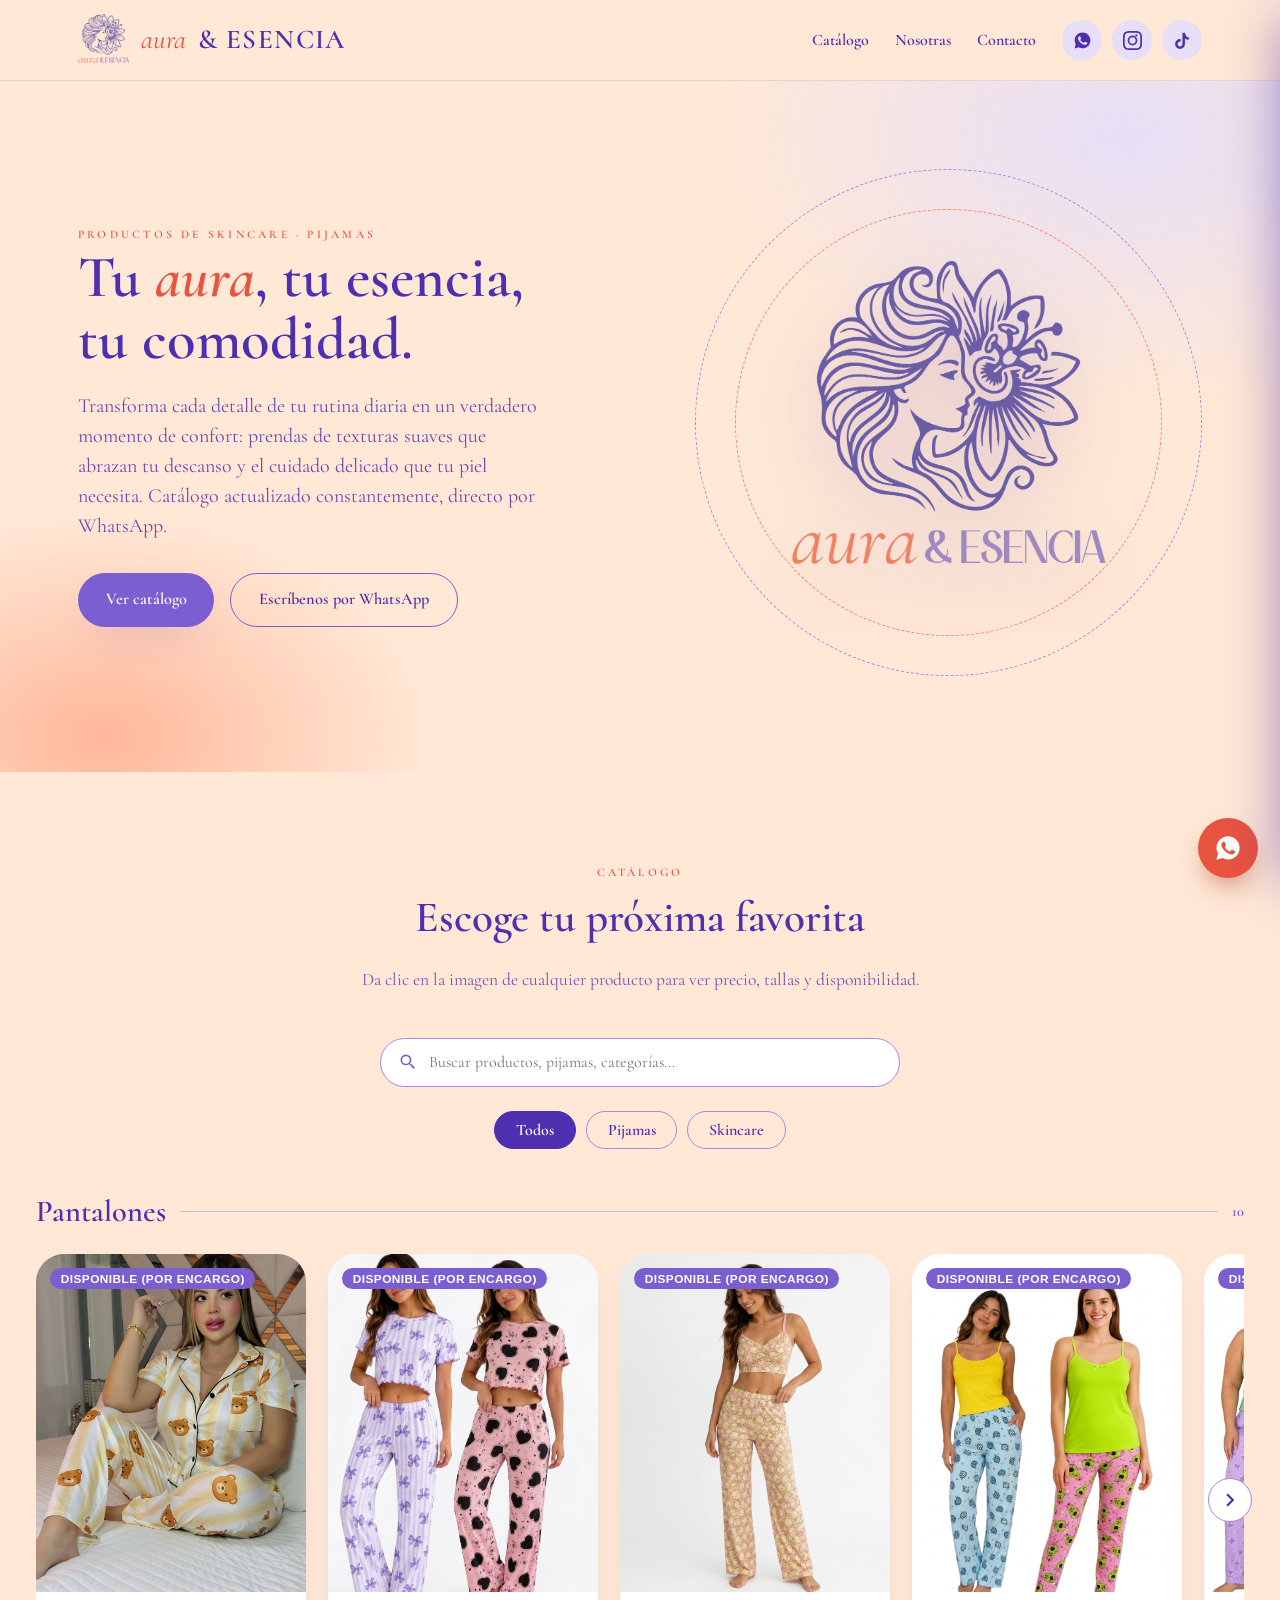
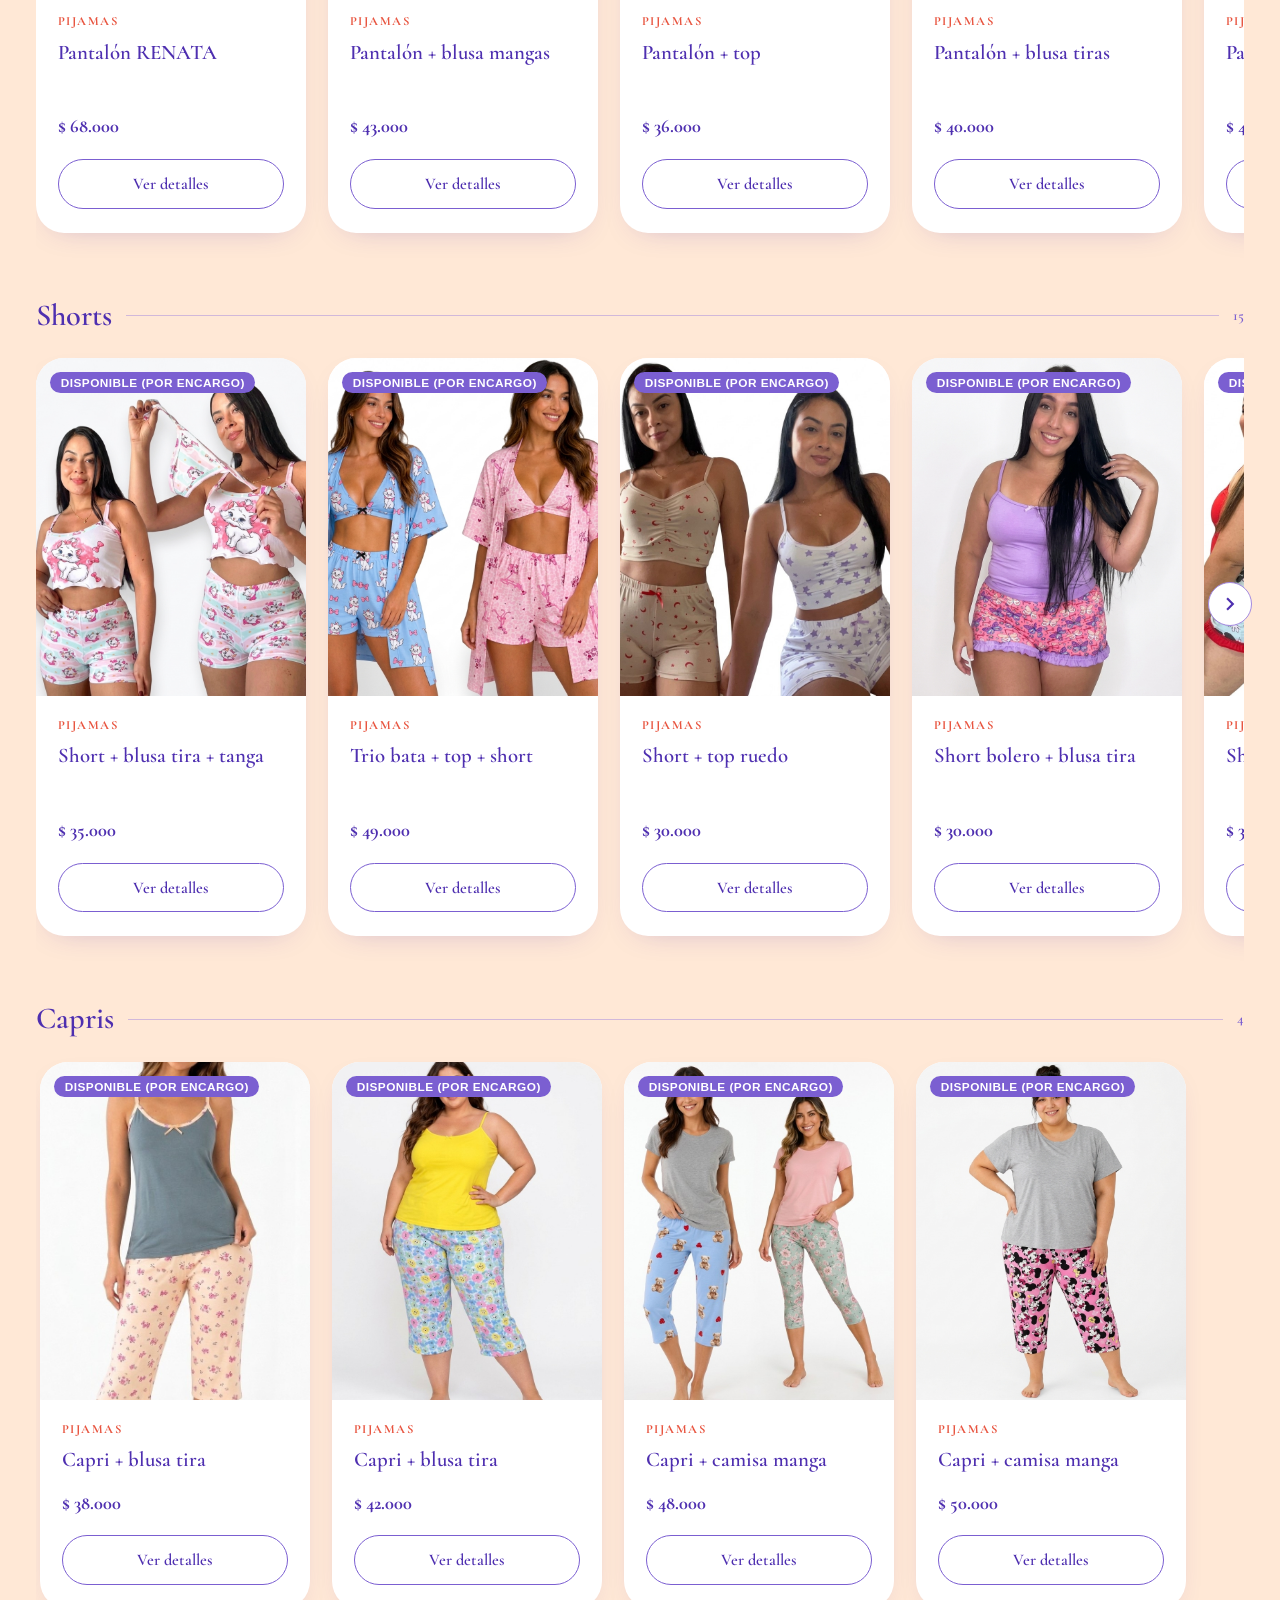
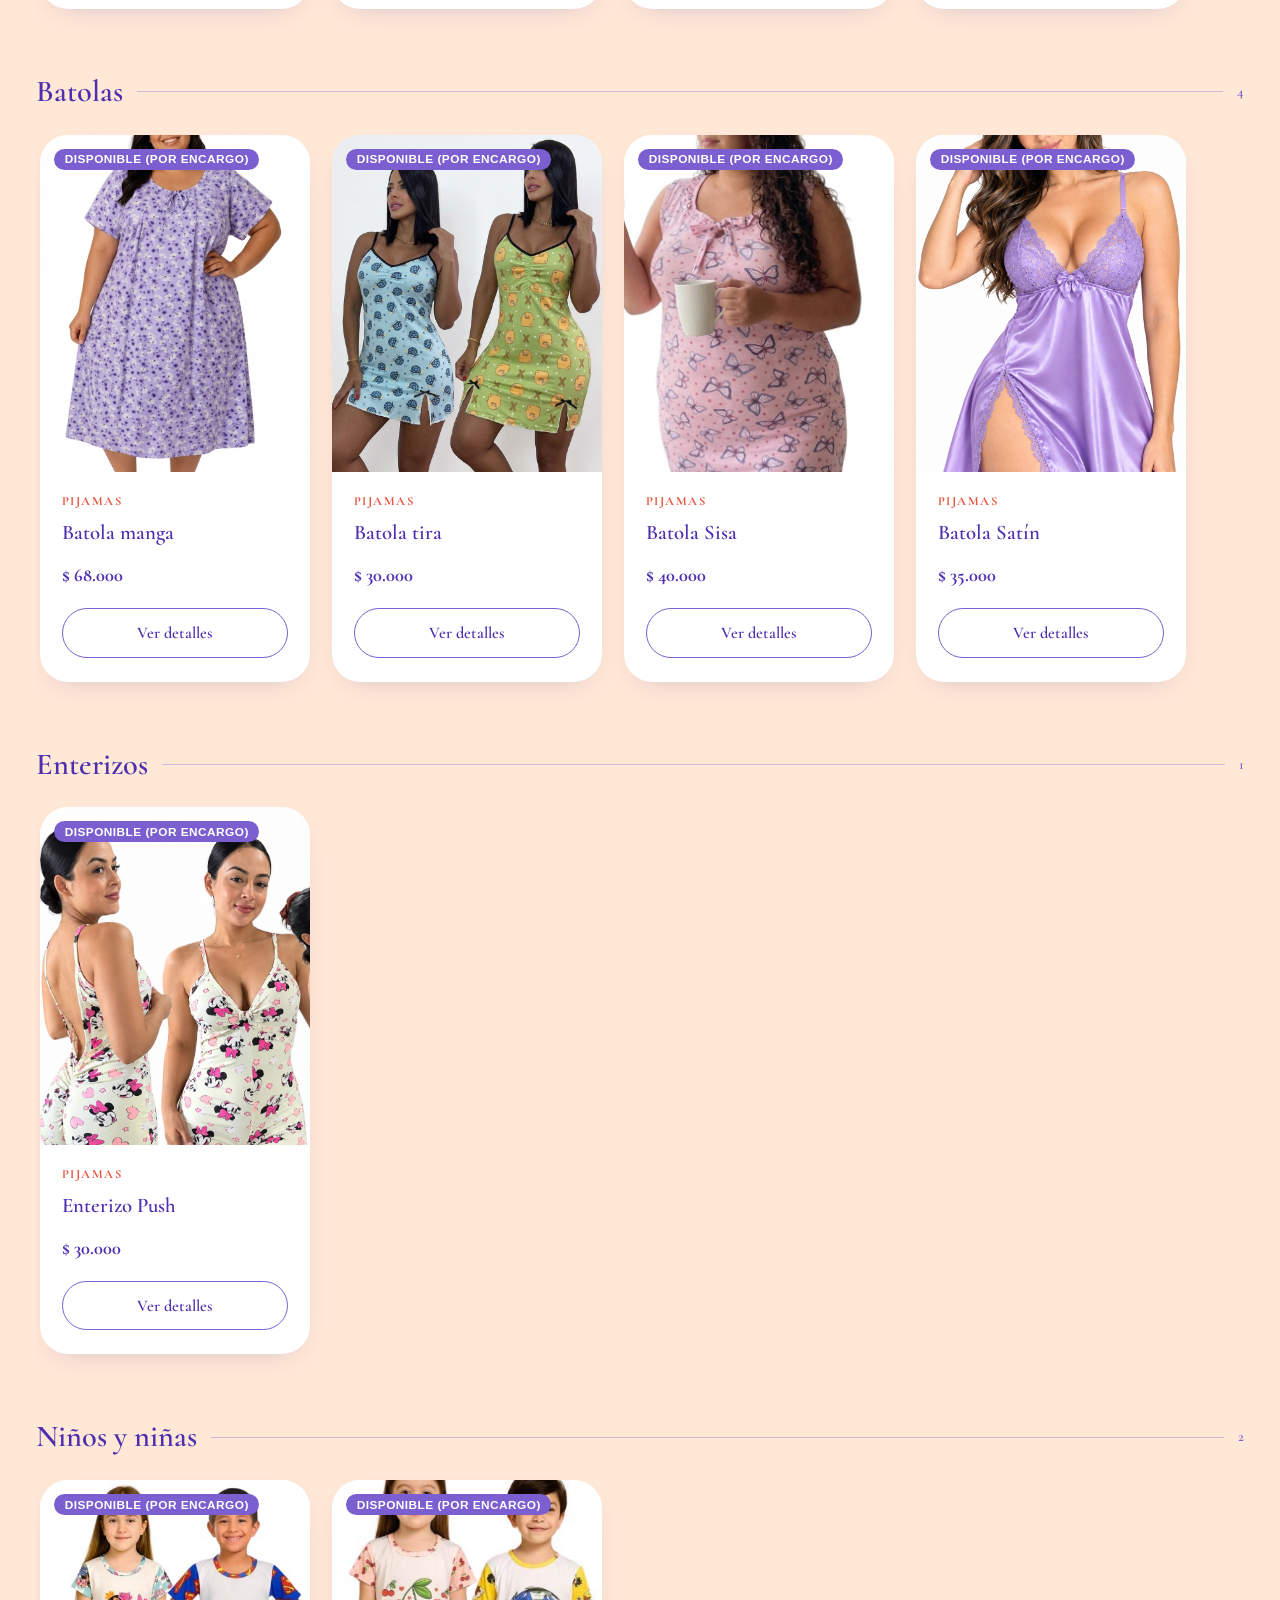
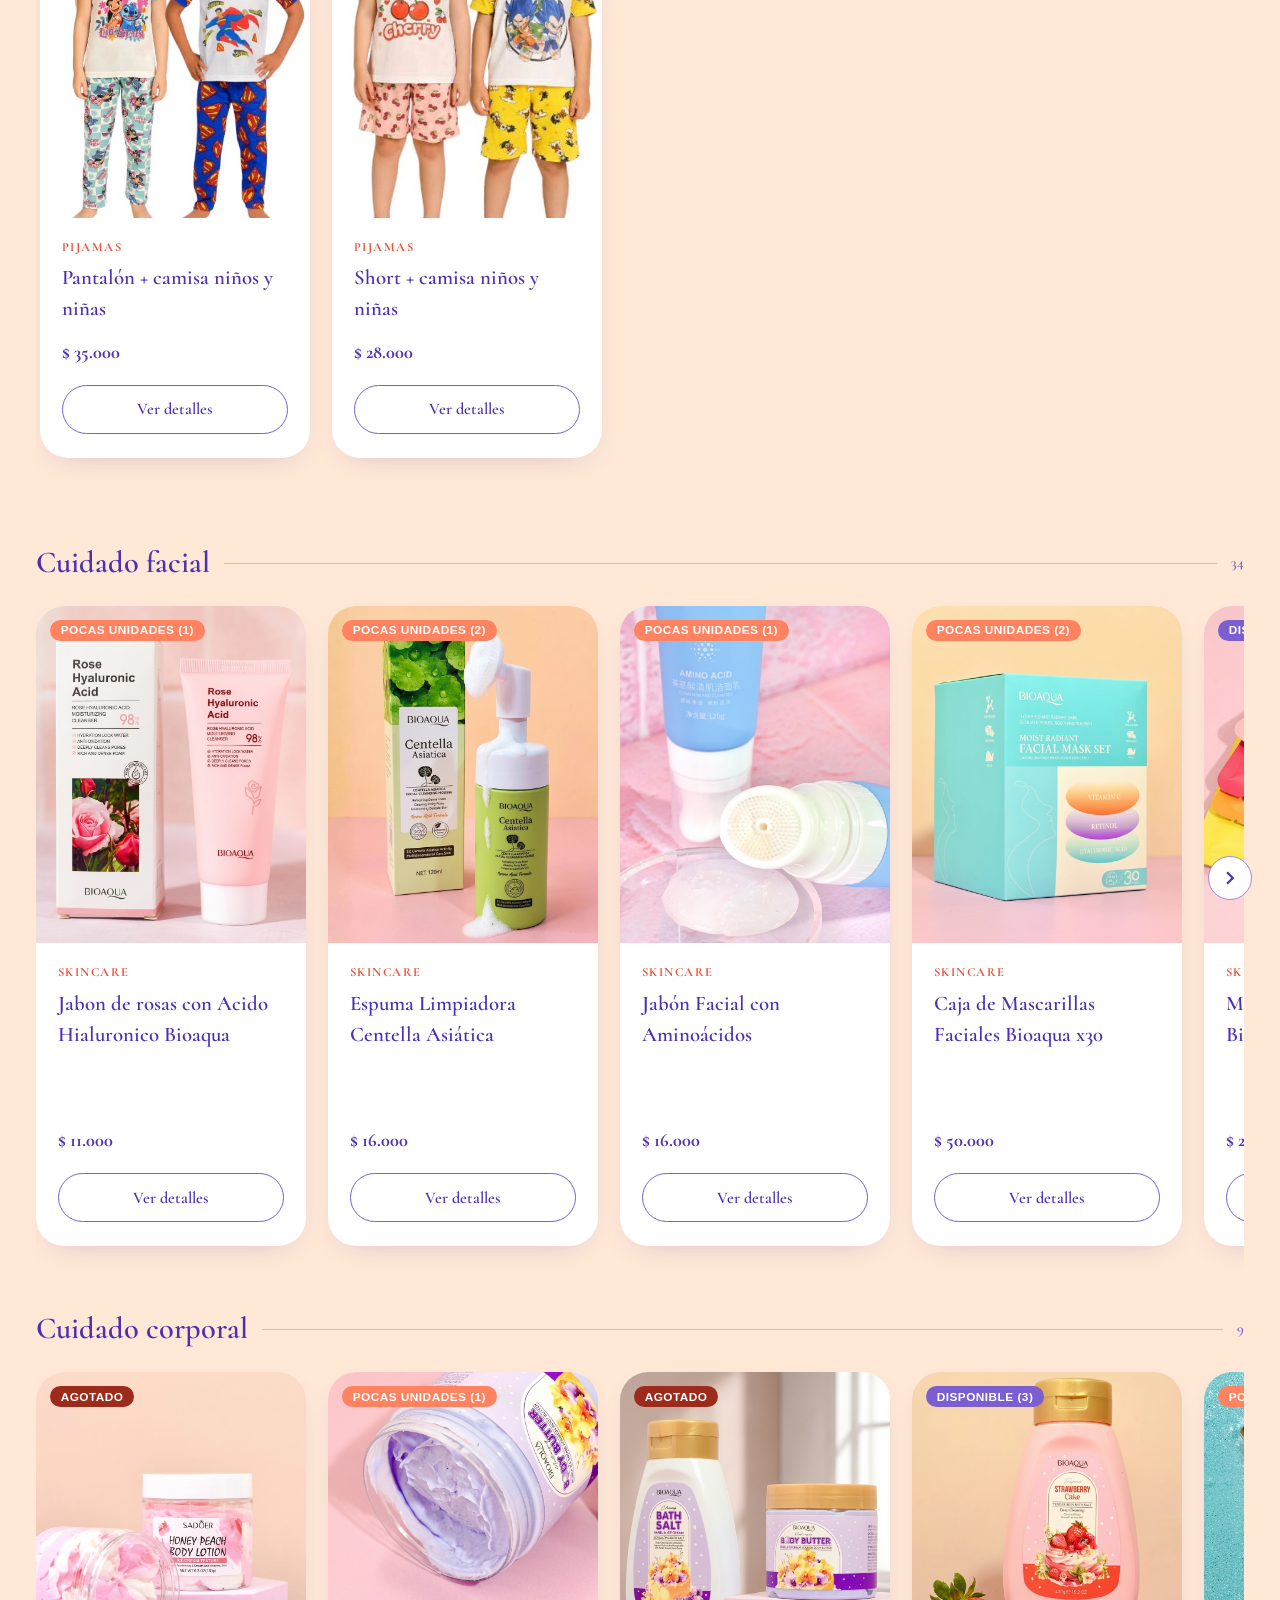
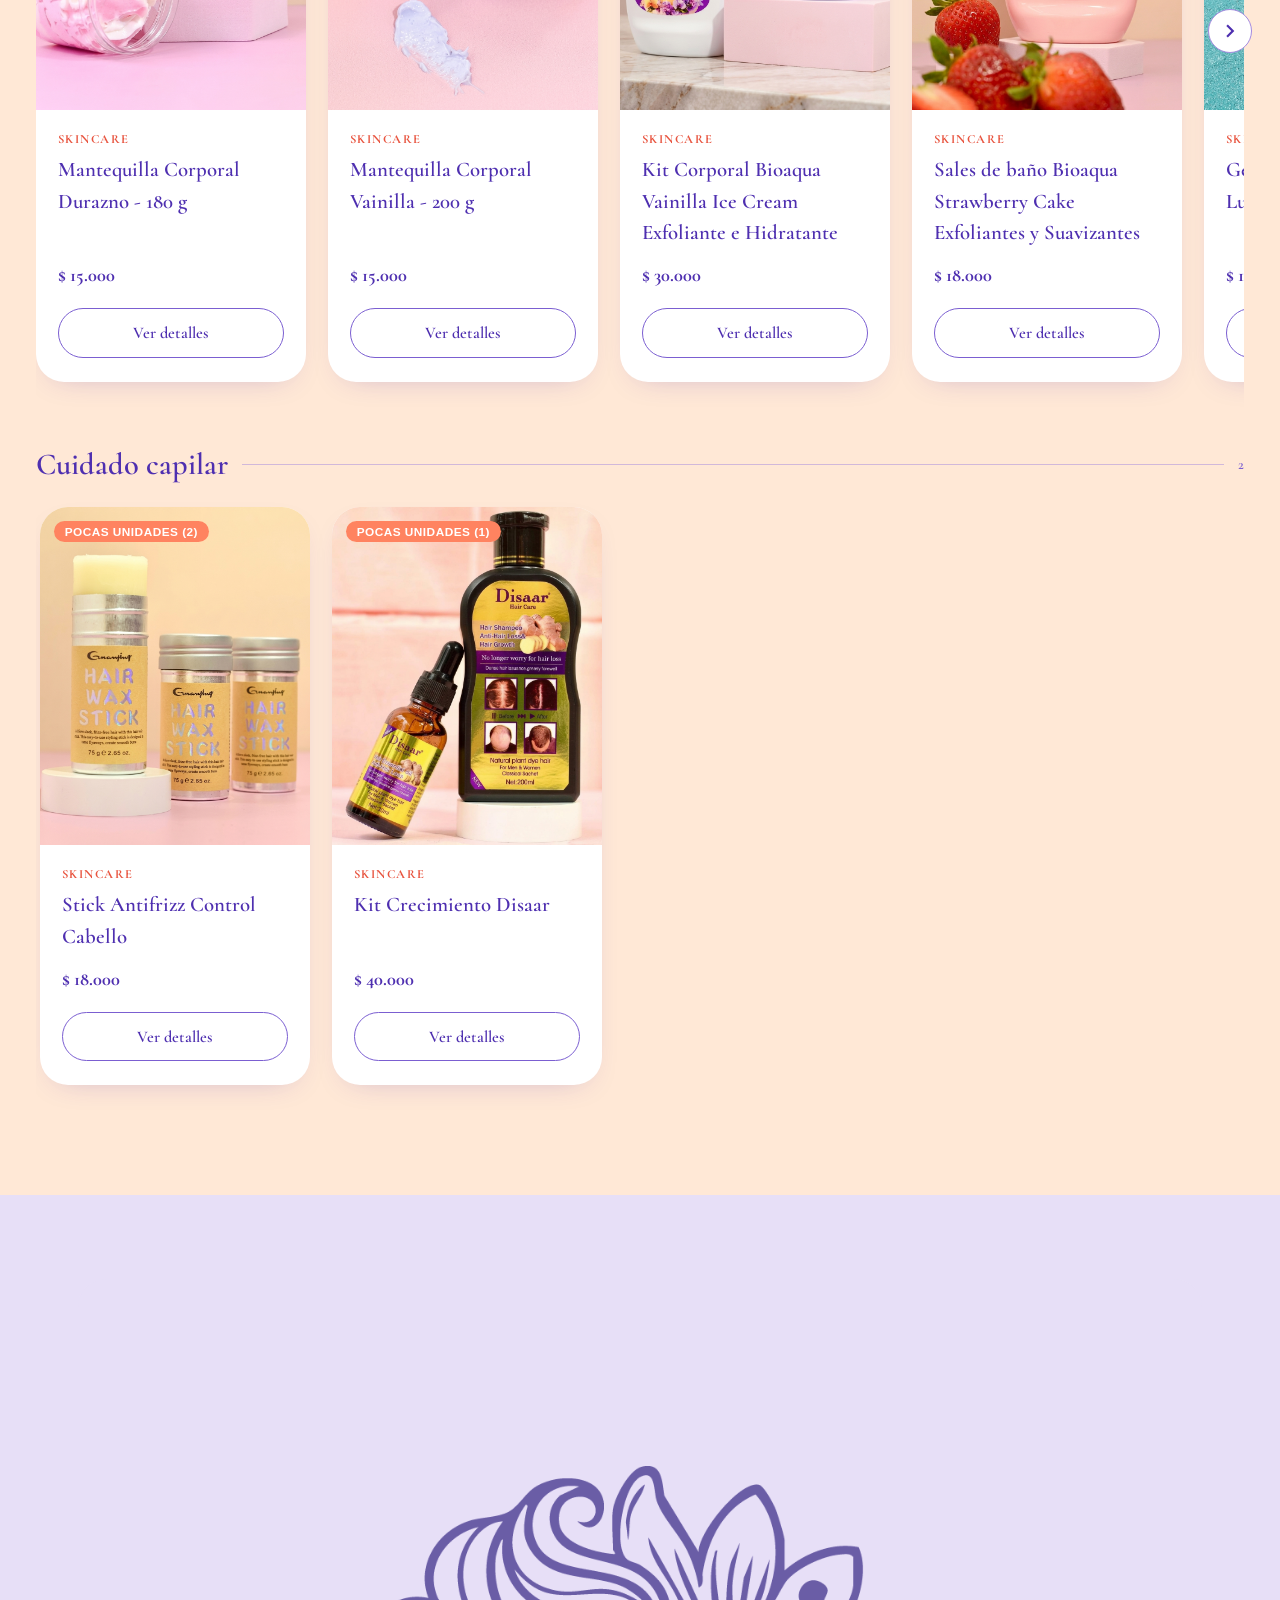
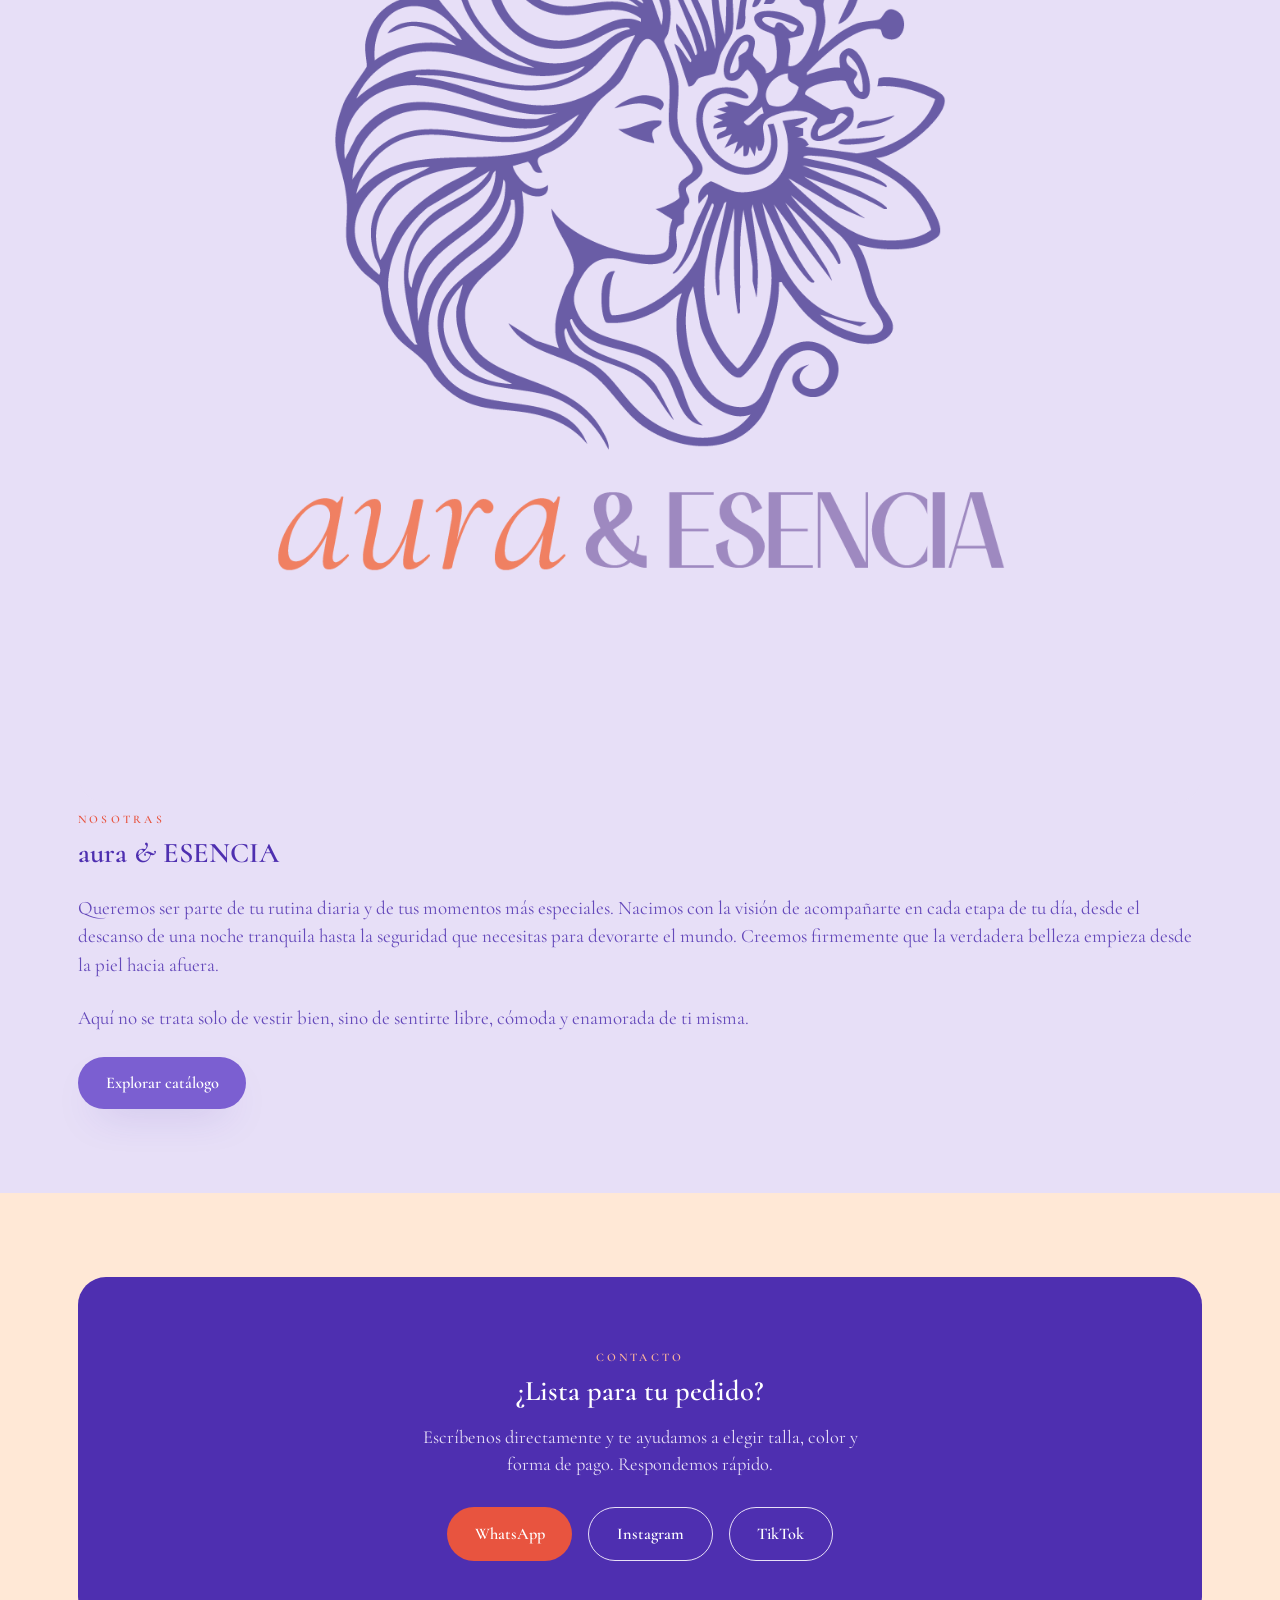
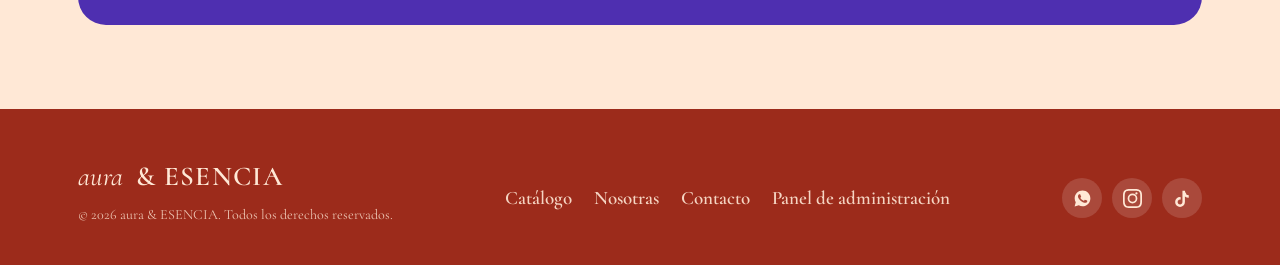
<file: index.html>
<!DOCTYPE html>
<html lang="es">
<head>
<meta charset="UTF-8" />
<meta name="viewport" content="width=device-width, initial-scale=1.0" />
<title>aura & ESENCIA — Productos de skincare y pijamas para mujer</title>
<meta name="description" content="Catálogo de aura & ESENCIA: Productos de skincare y pijamas para mujer. Escríbenos por WhatsApp para comprar." />
<link rel="icon" href="assets/logo.png" />
<link rel="preconnect" href="https://fonts.googleapis.com">
<link rel="preconnect" href="https://fonts.gstatic.com" crossorigin>
<link href="https://fonts.googleapis.com/css2?family=Cormorant:ital,wght@0,400;0,500;0,600;0,700;1,400;1,500;1,600&family=Cormorant+Garamond:ital,wght@0,400;0,500;0,600;1,400;1,500&display=swap" rel="stylesheet">
<link rel="stylesheet" href="css/style.css" />
</head>
<body>

<header class="site-header">
  <div class="container">
    <a href="#inicio" class="brand">
      <img src="assets/logo.png" alt="Logo aura & ESENCIA" />
      <span class="brand-word">aura <b>& ESENCIA</b></span>
    </a>

    <nav class="main-nav" id="mainNav">
      <a class="nav-link" href="#catalogo">Catálogo</a>
      <a class="nav-link" href="#nosotras">Nosotras</a>
      <a class="nav-link" href="#contacto">Contacto</a>
      <div class="social-row">
        <a class="social-icon" data-social="whatsapp" href="#" target="_blank" rel="noopener" aria-label="WhatsApp">
          <svg viewBox="0 0 24 24"><path d="M12.04 2C6.58 2 2.13 6.45 2.13 11.91c0 1.75.46 3.45 1.32 4.95L2.05 22l5.25-1.38a9.9 9.9 0 0 0 4.74 1.21h.01c5.46 0 9.9-4.45 9.9-9.91C21.96 6.45 17.5 2 12.04 2zm5.8 14.06c-.24.68-1.4 1.32-1.93 1.4-.5.08-1.13.11-1.83-.11-.42-.13-.96-.31-1.65-.6-2.9-1.25-4.8-4.16-4.94-4.36-.14-.19-1.18-1.57-1.18-3 0-1.42.75-2.12 1.02-2.41.27-.29.58-.36.78-.36.2 0 .39 0 .56.01.18.01.42-.07.65.5.24.58.82 2 .89 2.15.07.15.12.32.02.51-.1.19-.15.31-.3.48-.15.17-.31.37-.44.5-.15.15-.3.31-.13.6.17.29.76 1.25 1.63 2.03 1.12 1 2.06 1.31 2.35 1.46.29.15.46.13.63-.08.17-.21.72-.84.91-1.13.19-.29.39-.24.65-.14.27.1 1.68.79 1.97.94.29.14.48.21.55.33.07.12.07.68-.17 1.36z"/></svg>
        </a>
        <a class="social-icon" data-social="instagram" href="#" target="_blank" rel="noopener" aria-label="Instagram">
          <svg viewBox="0 0 24 24"><path d="M12 2.16c3.2 0 3.58.01 4.85.07 1.17.05 1.8.25 2.23.41.56.22.96.48 1.38.9.42.42.68.82.9 1.38.16.42.36 1.05.41 2.23.06 1.27.07 1.64.07 4.85s-.01 3.58-.07 4.85c-.05 1.17-.25 1.8-.41 2.23-.22.56-.48.96-.9 1.38-.42.42-.82.68-1.38.9-.42.16-1.05.36-2.23.41-1.27.06-1.64.07-4.85.07s-3.58-.01-4.85-.07c-1.17-.05-1.8-.25-2.23-.41a3.72 3.72 0 0 1-1.38-.9 3.72 3.72 0 0 1-.9-1.38c-.16-.42-.36-1.05-.41-2.23-.06-1.27-.07-1.64-.07-4.85s.01-3.58.07-4.85c.05-1.17.25-1.8.41-2.23.22-.56.48-.96.9-1.38.42-.42.82-.68 1.38-.9.42-.16 1.05-.36 2.23-.41 1.27-.06 1.64-.07 4.85-.07M12 0C8.74 0 8.33.01 7.05.07 5.78.12 4.9.32 4.14.62c-.8.31-1.48.72-2.15 1.4-.68.67-1.09 1.36-1.4 2.15-.3.76-.5 1.64-.56 2.91C.01 8.33 0 8.74 0 12s.01 3.67.07 4.95c.06 1.27.26 2.15.56 2.91.31.8.72 1.48 1.4 2.15.67.68 1.36 1.09 2.15 1.4.76.3 1.64.5 2.91.56C8.33 23.99 8.74 24 12 24s3.67-.01 4.95-.07c1.27-.06 2.15-.26 2.91-.56.8-.31 1.48-.72 2.15-1.4.68-.67 1.09-1.35 1.4-2.15.3-.76.5-1.64.56-2.91.06-1.28.07-1.69.07-4.95s-.01-3.67-.07-4.95c-.06-1.27-.26-2.15-.56-2.91a5.87 5.87 0 0 0-1.4-2.15c-.67-.68-1.35-1.09-2.15-1.4-.76-.3-1.64-.5-2.91-.56C15.67.01 15.26 0 12 0zm0 5.84A6.16 6.16 0 1 0 12 18.16 6.16 6.16 0 0 0 12 5.84zm0 10.16a4 4 0 1 1 0-8 4 4 0 0 1 0 8zm6.41-10.4a1.44 1.44 0 1 1-2.88 0 1.44 1.44 0 0 1 2.88 0z"/></svg>
        </a>
        <a class="social-icon" data-social="tiktok" href="#" target="_blank" rel="noopener" aria-label="TikTok">
          <svg viewBox="0 0 24 24"><path d="M16.6 5.82c-1-.94-1.55-2.16-1.55-3.5h-3.13v14.15c0 1.68-1.36 3.05-3.05 3.05a3.05 3.05 0 0 1-1.13-5.88 3.05 3.05 0 0 1 1.13-.22c.29 0 .57.03.83.1v-3.2a6.2 6.2 0 0 0-.83-.06 6.18 6.18 0 1 0 6.18 6.18V9.4a8.19 8.19 0 0 0 4.85 1.56V7.83c-1.11 0-2.14-.35-2.98-.94l-.32-.23a5.9 5.9 0 0 1 0-.84z"/></svg>
        </a>
      </div>
    </nav>

    <button class="nav-toggle" id="navToggle" aria-label="Abrir menú">
      <svg viewBox="0 0 24 24" width="26" height="26"><path fill="currentColor" d="M3 6h18v2H3zm0 5h18v2H3zm0 5h18v2H3z"/></svg>
    </button>
  </div>
</header>

<main>

  <!-- ============================= HERO ============================= -->
  <section class="hero" id="inicio">
    <div class="container">
      <div class="hero-copy">
        <span class="eyebrow">Productos de skincare · Pijamas</span>
        <h1>Tu <em>aura</em>, tu esencia,<br>tu comodidad.</h1>
        <p class="lede">
          Transforma cada detalle de tu rutina diaria en un verdadero momento de confort: 
          prendas de texturas suaves que abrazan tu descanso y el cuidado delicado que tu 
          piel necesita. Catálogo actualizado constantemente, directo por WhatsApp.
        </p>
        <div class="hero-actions">
          <a class="btn btn-primary" href="#catalogo">Ver catálogo</a>
          <a class="btn btn-ghost" data-social="whatsapp" href="#" target="_blank" rel="noopener">Escríbenos por WhatsApp</a>
        </div>
      </div>
      <div class="hero-art">
        <span class="halo-ring"></span>
        <span class="halo-ring r2"></span>
        <img src="assets/logo.png" alt="aura & ESENCIA" />
      </div>
    </div>
  </section>

  <!-- ============================= CATÁLOGO ============================= -->
  <section class="section" id="catalogo">
    <div class="container">
      <div class="section-head">
        <span class="eyebrow">Catálogo</span>
        <h2>Escoge tu próxima favorita</h2>
        <p>Da clic en la imagen de cualquier producto para ver precio, tallas y disponibilidad.</p>
      </div>

      <!-- Barra de búsqueda -->
      <div class="search-bar">
        <svg viewBox="0 0 24 24" aria-hidden="true"><path d="M15.5 14h-.79l-.28-.27a6.47 6.47 0 0 0 1.57-4.23A6.5 6.5 0 1 0 9.5 16a6.47 6.47 0 0 0 4.23-1.57l.27.28v.79l5 5 1.5-1.5-5-5zm-6 0a4.5 4.5 0 1 1 0-9 4.5 4.5 0 0 1 0 9z"/></svg>
        <input type="search" id="searchInput" placeholder="Buscar productos, pijamas, categorías..." autocomplete="off" aria-label="Buscar en el catálogo" />
      </div>

      <div class="filters" id="filters"></div>
      <div class="catalog-grid" id="catalogGrid"></div>
    </div>
  </section>

  <!-- ============================= NOSOTRAS ============================= -->
  <section class="section alt" id="nosotras">
    <div class="container about">
      <div class="about-art">
        <img src="assets/logo.png" alt="aura & ESENCIA" />
      </div>
      <div class="about-copy">
        <span class="eyebrow">Nosotras</span>
        <h2>aura <em>&</em> ESENCIA</h2>
        <p>
          Queremos ser parte de tu rutina diaria y de tus momentos más especiales. 
          Nacimos con la visión de acompañarte en cada etapa de tu día, 
          desde el descanso de una noche tranquila hasta la seguridad que necesitas 
          para devorarte el mundo. Creemos firmemente que la verdadera belleza empieza
           desde la piel hacia afuera.
        </p>
        <p>
          Aquí no se trata solo de vestir bien, sino de sentirte libre, 
          cómoda y enamorada de ti misma. 


        </p>
        <a class="btn btn-primary" href="#catalogo">Explorar catálogo</a>
      </div>
    </div>
  </section>

  <!-- ============================= CONTACTO ============================= -->
  <section class="section" id="contacto">
    <div class="container">
      <div class="contact-cta">
        <span class="eyebrow" style="color:var(--c2)">Contacto</span>
        <h2>¿Lista para tu pedido?</h2>
        <p>Escríbenos directamente y te ayudamos a elegir talla, color y forma de pago. Respondemos rápido.</p>
        <div class="actions">
          <a class="btn btn-whatsapp" data-social="whatsapp" href="#" target="_blank" rel="noopener">WhatsApp</a>
          <a class="btn btn-ghost" data-social="instagram" href="#" target="_blank" rel="noopener">Instagram</a>
          <a class="btn btn-ghost" data-social="tiktok" href="#" target="_blank" rel="noopener">TikTok</a>
        </div>
      </div>
    </div>
  </section>

</main>

<footer class="site-footer">
  <div class="container">
    <div>
      <span class="brand-word">aura <b>& ESENCIA</b></span>
      <p class="footer-note">&copy; <span id="year"></span> aura & ESENCIA. Todos los derechos reservados.</p>
    </div>
    <div class="footer-links">
      <a href="#catalogo">Catálogo</a>
      <a href="#nosotras">Nosotras</a>
      <a href="#contacto">Contacto</a>
      <a href="admin.html">Panel de administración</a>
    </div>
    <div class="social-row">
      <a class="social-icon" data-social="whatsapp" href="#" target="_blank" rel="noopener" aria-label="WhatsApp">
        <svg viewBox="0 0 24 24"><path d="M12.04 2C6.58 2 2.13 6.45 2.13 11.91c0 1.75.46 3.45 1.32 4.95L2.05 22l5.25-1.38a9.9 9.9 0 0 0 4.74 1.21h.01c5.46 0 9.9-4.45 9.9-9.91C21.96 6.45 17.5 2 12.04 2zm5.8 14.06c-.24.68-1.4 1.32-1.93 1.4-.5.08-1.13.11-1.83-.11-.42-.13-.96-.31-1.65-.6-2.9-1.25-4.8-4.16-4.94-4.36-.14-.19-1.18-1.57-1.18-3 0-1.42.75-2.12 1.02-2.41.27-.29.58-.36.78-.36.2 0 .39 0 .56.01.18.01.42-.07.65.5.24.58.82 2 .89 2.15.07.15.12.32.02.51-.1.19-.15.31-.3.48-.15.17-.31.37-.44.5-.15.15-.3.31-.13.6.17.29.76 1.25 1.63 2.03 1.12 1 2.06 1.31 2.35 1.46.29.15.46.13.63-.08.17-.21.72-.84.91-1.13.19-.29.39-.24.65-.14.27.1 1.68.79 1.97.94.29.14.48.21.55.33.07.12.07.68-.17 1.36z"/></svg>
      </a>
      <a class="social-icon" data-social="instagram" href="#" target="_blank" rel="noopener" aria-label="Instagram">
        <svg viewBox="0 0 24 24"><path d="M12 2.16c3.2 0 3.58.01 4.85.07 1.17.05 1.8.25 2.23.41.56.22.96.48 1.38.9.42.42.68.82.9 1.38.16.42.36 1.05.41 2.23.06 1.27.07 1.64.07 4.85s-.01 3.58-.07 4.85c-.05 1.17-.25 1.8-.41 2.23-.22.56-.48.96-.9 1.38-.42.42-.82.68-1.38.9-.42.16-1.05.36-2.23.41-1.27.06-1.64.07-4.85.07s-3.58-.01-4.85-.07c-1.17-.05-1.8-.25-2.23-.41a3.72 3.72 0 0 1-1.38-.9 3.72 3.72 0 0 1-.9-1.38c-.16-.42-.36-1.05-.41-2.23-.06-1.27-.07-1.64-.07-4.85s.01-3.58.07-4.85c.05-1.17.25-1.8.41-2.23.22-.56.48-.96.9-1.38.42-.42.82-.68 1.38-.9.42-.16 1.05-.36 2.23-.41 1.27-.06 1.64-.07 4.85-.07M12 0C8.74 0 8.33.01 7.05.07 5.78.12 4.9.32 4.14.62c-.8.31-1.48.72-2.15 1.4-.68.67-1.09 1.36-1.4 2.15-.3.76-.5 1.64-.56 2.91C.01 8.33 0 8.74 0 12s.01 3.67.07 4.95c.06 1.27.26 2.15.56 2.91.31.8.72 1.48 1.4 2.15.67.68 1.36 1.09 2.15 1.4.76.3 1.64.5 2.91.56C8.33 23.99 8.74 24 12 24s3.67-.01 4.95-.07c1.27-.06 2.15-.26 2.91-.56.8-.31 1.48-.72 2.15-1.4.68-.67 1.09-1.35 1.4-2.15.3-.76.5-1.64.56-2.91.06-1.28.07-1.69.07-4.95s-.01-3.67-.07-4.95c-.06-1.27-.26-2.15-.56-2.91a5.87 5.87 0 0 0-1.4-2.15c-.67-.68-1.35-1.09-2.15-1.4-.76-.3-1.64-.5-2.91-.56C15.67.01 15.26 0 12 0zm0 5.84A6.16 6.16 0 1 0 12 18.16 6.16 6.16 0 0 0 12 5.84zm0 10.16a4 4 0 1 1 0-8 4 4 0 0 1 0 8zm6.41-10.4a1.44 1.44 0 1 1-2.88 0 1.44 1.44 0 0 1 2.88 0z"/></svg>
      </a>
      <a class="social-icon" data-social="tiktok" href="#" target="_blank" rel="noopener" aria-label="TikTok">
        <svg viewBox="0 0 24 24"><path d="M16.6 5.82c-1-.94-1.55-2.16-1.55-3.5h-3.13v14.15c0 1.68-1.36 3.05-3.05 3.05a3.05 3.05 0 0 1-1.13-5.88 3.05 3.05 0 0 1 1.13-.22c.29 0 .57.03.83.1v-3.2a6.2 6.2 0 0 0-.83-.06 6.18 6.18 0 1 0 6.18 6.18V9.4a8.19 8.19 0 0 0 4.85 1.56V7.83c-1.11 0-2.14-.35-2.98-.94l-.32-.23a5.9 5.9 0 0 1 0-.84z"/></svg>
      </a>
    </div>
  </div>
</footer>

<a class="wa-float" data-social="whatsapp" href="#" target="_blank" rel="noopener" aria-label="Escríbenos por WhatsApp">
  <svg viewBox="0 0 24 24"><path d="M12.04 2C6.58 2 2.13 6.45 2.13 11.91c0 1.75.46 3.45 1.32 4.95L2.05 22l5.25-1.38a9.9 9.9 0 0 0 4.74 1.21h.01c5.46 0 9.9-4.45 9.9-9.91C21.96 6.45 17.5 2 12.04 2zm5.8 14.06c-.24.68-1.4 1.32-1.93 1.4-.5.08-1.13.11-1.83-.11-.42-.13-.96-.31-1.65-.6-2.9-1.25-4.8-4.16-4.94-4.36-.14-.19-1.18-1.57-1.18-3 0-1.42.75-2.12 1.02-2.41.27-.29.58-.36.78-.36.2 0 .39 0 .56.01.18.01.42-.07.65.5.24.58.82 2 .89 2.15.07.15.12.32.02.51-.1.19-.15.31-.3.48-.15.17-.31.37-.44.5-.15.15-.3.31-.13.6.17.29.76 1.25 1.63 2.03 1.12 1 2.06 1.31 2.35 1.46.29.15.46.13.63-.08.17-.21.72-.84.91-1.13.19-.29.39-.24.65-.14.27.1 1.68.79 1.97.94.29.14.48.21.55.33.07.12.07.68-.17 1.36z"/></svg>
</a>

<!-- Panel lateral de producto ("subpestaña") -->
<div class="overlay-scrim" id="overlayScrim"></div>
<aside class="product-panel" id="productPanel"></aside>

<script src="js/catalog.js"></script>
<script src="js/main.js"></script>
</body>
</html>
</file>
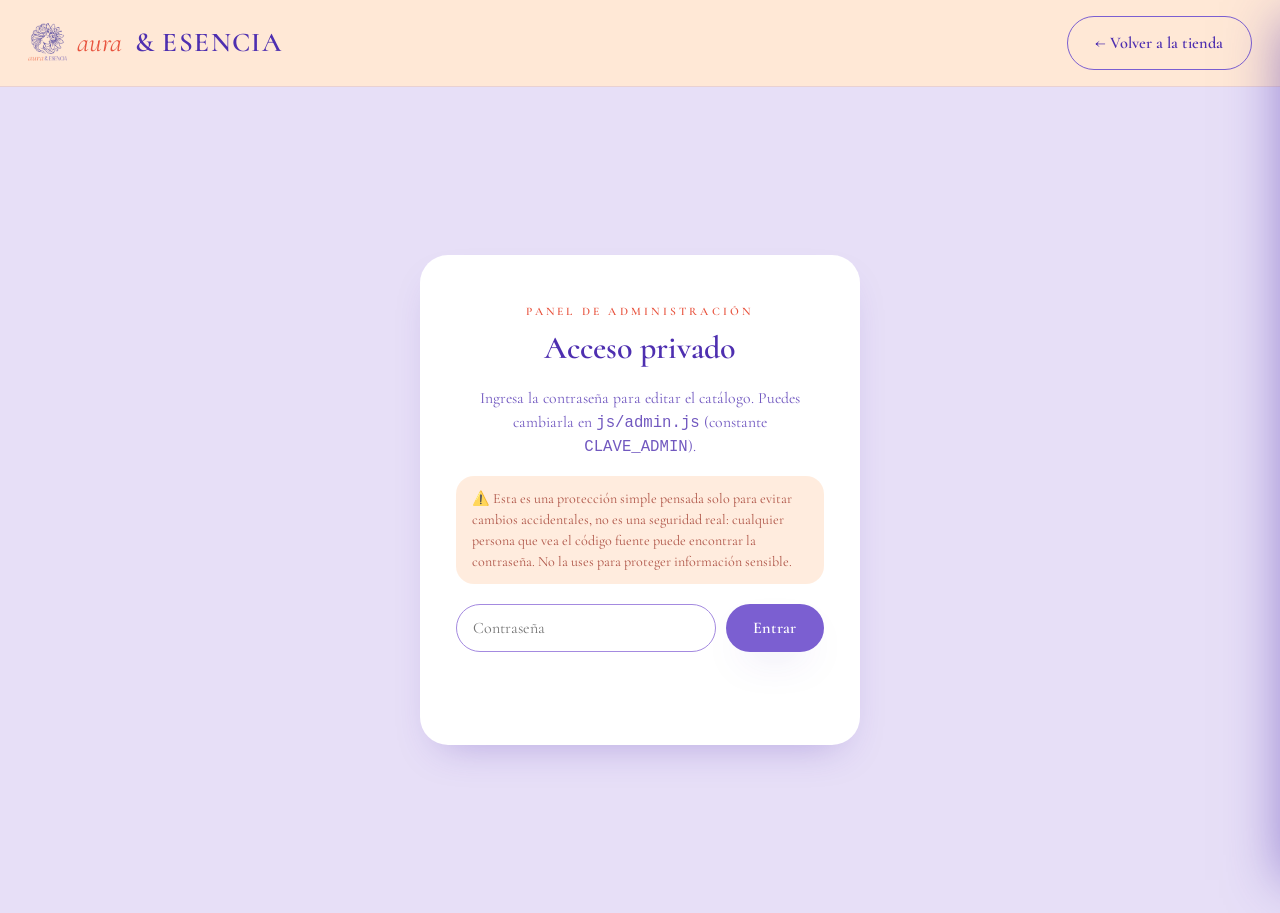
<file: admin.html>
<!DOCTYPE html>
<html lang="es">
<head>
<meta charset="UTF-8" />
<meta name="viewport" content="width=device-width, initial-scale=1.0" />
<title>Panel de administración — aura & ESENCIA</title>
<link rel="icon" href="assets/logo.png" />
<link rel="preconnect" href="https://fonts.googleapis.com">
<link rel="preconnect" href="https://fonts.gstatic.com" crossorigin>
<link href="https://fonts.googleapis.com/css2?family=Cormorant:ital,wght@0,400;0,500;0,600;0,700;1,400;1,500;1,600&family=Cormorant+Garamond:ital,wght@0,400;0,500;0,600;1,400;1,500&display=swap" rel="stylesheet">
<link rel="stylesheet" href="css/style.css" />
<link rel="stylesheet" href="css/admin.css" />
</head>
<body class="admin-body">

<header class="admin-header">
  <a href="index.html" class="brand">
    <img src="assets/logo.png" alt="Logo aura & ESENCIA" />
    <span class="brand-word">aura <b>& ESENCIA</b></span>
  </a>
  <a class="btn btn-ghost" href="index.html">← Volver a la tienda</a>
</header>

<!-- ============ PANTALLA DE ACCESO ============ -->
<section id="gateScreen" class="admin-gate">
  <div class="gate-card">
    <span class="eyebrow">Panel de administración</span>
    <h1>Acceso privado</h1>
    <p>Ingresa la contraseña para editar el catálogo. Puedes cambiarla en <code>js/admin.js</code> (constante <code>CLAVE_ADMIN</code>).</p>
    <p class="gate-warning">
      ⚠️ Esta es una protección simple pensada solo para evitar cambios accidentales,
      no es una seguridad real: cualquier persona que vea el código fuente puede
      encontrar la contraseña. No la uses para proteger información sensible.
    </p>
    <form id="gateForm">
      <input type="password" id="gatePassword" placeholder="Contraseña" required />
      <button class="btn btn-primary" type="submit">Entrar</button>
    </form>
    <p id="gateError" class="gate-error"></p>
  </div>
</section>

<!-- ============ PANEL PRINCIPAL ============ -->
<main id="adminMain" class="admin-main hidden">
  <div class="admin-container">

    <div class="admin-intro">
      <div>
        <span class="eyebrow">Panel de administración</span>
        <h1>Tu catálogo, siempre al día</h1>
        <p>
          Agrega, edita o elimina productos. Los cambios se guardan en este
          navegador automáticamente. Cuando termines, descarga el archivo
          actualizado y reemplázalo en tu sitio para que los cambios se vean
          en todos los dispositivos.
        </p>
      </div>
      <div class="admin-actions">
        <button class="btn btn-primary" id="btnNuevo">+ Nuevo producto</button>
        <button class="btn btn-ghost" id="btnDescargar">Descargar catalog.js actualizado</button>
        <button class="btn btn-ghost" id="btnRestaurar">Restaurar catálogo original</button>
      </div>
    </div>

    <div class="admin-help">
      <strong>¿Cómo publico los cambios en internet?</strong>
      Este panel guarda tus cambios solo en este navegador (localStorage), para
      que puedas probar antes de publicar. Cuando estés conforme, dale a
      "Descargar catalog.js actualizado" y sube ese archivo a tu hosting,
      reemplazando el que está en la carpeta <code>js/catalog.js</code>. Así el
      catálogo quedará actualizado para todas las personas que visiten tu
      página, no solo en este navegador.
    </div>

    <div class="admin-section">
      <h2>Datos de contacto</h2>
      <form id="contactForm" class="admin-form contact-form">
        <label>
          Número de WhatsApp (con código de país, sin + ni espacios)
          <input type="text" id="cWhatsapp" placeholder="573001234567" required />
        </label>
        <label>
          Enlace de Instagram
          <input type="url" id="cInstagram" placeholder="https://instagram.com/tuusuario" required />
        </label>
        <label>
          Enlace de TikTok
          <input type="url" id="cTiktok" placeholder="https://tiktok.com/@tuusuario" required />
        </label>
        <button class="btn btn-primary" type="submit">Guardar datos de contacto</button>
        <span class="save-flag" id="contactSaved">Guardado ✓</span>
      </form>
    </div>

    <div class="admin-section">
      <h2>Productos (<span id="countProductos">0</span>)</h2>
      <div class="admin-table-wrap">
        <table class="admin-table" id="adminTable">
          <thead>
            <tr>
              <th>Imagen</th>
              <th>Nombre</th>
              <th>Categoría</th>
              <th>Precio</th>
              <th>Tallas</th>
              <th>Stock</th>
              <th>Destacado</th>
              <th></th>
            </tr>
          </thead>
          <tbody id="adminTableBody"></tbody>
        </table>
      </div>
    </div>

  </div>
</main>

<!-- ============ MODAL DE PRODUCTO (crear / editar) ============ -->
<div class="overlay-scrim" id="formScrim"></div>
<aside class="admin-form-panel" id="formPanel">
  <button class="panel-close" id="formCloseBtn" aria-label="Cerrar">
    <svg viewBox="0 0 24 24"><path d="M18.3 5.71 12 12l6.3 6.29-1.41 1.42L10.59 13.4 4.3 19.71 2.88 18.3 9.17 12 2.88 5.71 4.3 4.29l6.29 6.3 6.29-6.3z"/></svg>
  </button>
  <div class="panel-body">
    <h3 id="formTitle">Nuevo producto</h3>
    <form id="productForm" class="admin-form">
      <input type="hidden" id="fId" />

      <label>Nombre del producto
        <input type="text" id="fNombre" required />
      </label>

      <label>Categoría
        <input type="text" id="fCategoria" placeholder="Ej: Conjuntos, Pijamas, Bralettes..." required />
      </label>

      <label>Subcategoría (opcional)
        <input type="text" id="fSubcategoria" list="subcatList" placeholder="Ej: Shorts, Capris, Cuidado facial..." />
        <span class="field-hint">Si la dejas vacía, se asigna sola según el nombre del producto.</span>
        <datalist id="subcatList">
          <option value="Pantalones"></option><option value="Shorts"></option><option value="Capris"></option>
          <option value="Batolas"></option><option value="Enterizos"></option><option value="Niños y niñas"></option>
          <option value="Cuidado facial"></option><option value="Cuidado corporal"></option><option value="Cuidado capilar"></option>
        </datalist>
      </label>

      <label>Precio (COP)
        <input type="number" id="fPrecio" min="0" step="1000" required />
      </label>

      <label>Tallas disponibles (separadas por coma)
        <input type="text" id="fTallas" placeholder="S, M, L, XL" required />
      </label>

      <label>Stock (unidades disponibles)
        <input type="number" id="fStock" min="0" step="1" required />
      </label>

      <label>Descripción corta
        <textarea id="fDescripcion" rows="3"></textarea>
      </label>

      <label>Imagen del producto
        <input type="file" id="fImagenArchivo" accept="image/*" />
        <span class="field-hint">Sube una foto o pega abajo la ruta de una imagen ya existente en <code>assets/products/</code>.</span>
        <input type="text" id="fImagenRuta" placeholder="assets/products/mi-foto.jpg" />
      </label>
      <img id="fImagenPreview" class="form-preview" alt="Vista previa" />

      <label class="checkbox-row">
        <input type="checkbox" id="fDestacado" />
        Mostrar como producto destacado
      </label>

      <div class="form-buttons">
        <button type="submit" class="btn btn-primary">Guardar producto</button>
        <button type="button" class="btn btn-ghost" id="btnEliminar">Eliminar producto</button>
      </div>
    </form>
  </div>
</aside>

<script src="js/catalog.js"></script>
<script src="js/admin.js"></script>
</body>
</html>
</file>
<file: css/style.css>
/* =========================================================================
   aura & ESENCIA — Estilos
   Paleta cálida: #FFE8D6 #FFB79A #FF8360 #E8543F #9C2B1B
   Paleta violeta: #E7DFF7 #C6B4EE #A48AE0 #7B5FD1 #4E2FB0
   Tipografía: Cormorant (Google Fonts). "Modern Romance" indicada en el
   manual de marca es una fuente de pago/uso personal que no puede
   incrustarse en un sitio web; se usa Cormorant Italic para conservar el
   mismo espíritu manuscrito y romántico del logo.
   ========================================================================= */

:root {
  /* Paleta cálida */
  --c1: #FFE8D6;
  --c2: #FFB79A;
  --c3: #FF8360;
  --c4: #E8543F;
  --c5: #9C2B1B;

  /* Paleta violeta */
  --v1: #E7DFF7;
  --v2: #C6B4EE;
  --v3: #A48AE0;
  --v4: #7B5FD1;
  --v5: #4E2FB0;

  --font-display: "Cormorant", "Cormorant Garamond", serif;
  --font-script: "Cormorant", "Cormorant Garamond", serif;
  --font-body: "Cormorant Garamond", "Cormorant", serif;

  --radius-lg: 28px;
  --radius-md: 18px;
  --shadow-soft: 0 18px 40px -20px rgba(78, 47, 176, 0.35);
}

* { box-sizing: border-box; }

html { scroll-behavior: smooth; }

body {
  margin: 0;
  background: var(--c1);
  color: var(--v5);
  font-family: var(--font-body);
  font-size: 19px;
  line-height: 1.5;
  -webkit-font-smoothing: antialiased;
}

img { max-width: 100%; display: block; }

a { color: inherit; }

h1, h2, h3, h4 {
  font-family: var(--font-display);
  font-weight: 600;
  margin: 0 0 .4em;
  color: var(--v5);
}

.eyebrow {
  font-family: var(--font-body);
  text-transform: uppercase;
  letter-spacing: .28em;
  font-size: .72rem;
  color: var(--c4);
  font-weight: 600;
}

.container {
  width: 100%;
  max-width: 1180px;
  margin: 0 auto;
  padding: 0 28px;
}

.btn {
  display: inline-flex;
  align-items: center;
  gap: .5em;
  border: none;
  cursor: pointer;
  font-family: var(--font-body);
  font-size: 1.02rem;
  font-weight: 600;
  padding: .85em 1.7em;
  border-radius: 999px;
  text-decoration: none;
  transition: transform .18s ease, box-shadow .18s ease, background .18s ease;
}
.btn:hover { transform: translateY(-2px); }
.btn:focus-visible { outline: 3px solid var(--v5); outline-offset: 2px; }

.btn-primary { background: var(--v4); color: #fff; box-shadow: var(--shadow-soft); }
.btn-primary:hover { background: var(--v5); }

.btn-ghost {
  background: transparent;
  color: var(--v5);
  border: 1.5px solid var(--v4);
}
.btn-ghost:hover { background: var(--v1); }

.btn-whatsapp { background: var(--c4); color: #fff; }
.btn-whatsapp:hover { background: var(--c5); }

/* =========================== HEADER =========================== */
.site-header {
  position: sticky;
  top: 0;
  z-index: 40;
  background: rgba(255, 232, 214, 0.9);
  backdrop-filter: blur(10px);
  border-bottom: 1px solid rgba(78, 47, 176, .12);
}

.site-header .container {
  display: flex;
  align-items: center;
  justify-content: space-between;
  padding-top: 14px;
  padding-bottom: 14px;
  gap: 20px;
}

.brand {
  display: flex;
  align-items: center;
  gap: 12px;
  text-decoration: none;
}
.brand img { height: 52px; width: auto; }
.brand-word {
  font-family: var(--font-script);
  font-style: italic;
  font-size: 1.7rem;
  color: var(--c4);
}
.brand-word b {
  font-style: normal;
  font-weight: 600;
  letter-spacing: .05em;
  color: var(--v5);
  margin-left: .25em;
}

.main-nav { display: flex; align-items: center; gap: 26px; }
.main-nav a.nav-link {
  text-decoration: none;
  font-weight: 600;
  font-size: 1rem;
  color: var(--v5);
  position: relative;
}
.main-nav a.nav-link::after {
  content: "";
  position: absolute;
  left: 0; right: 0; bottom: -6px;
  height: 2px;
  background: var(--c4);
  transform: scaleX(0);
  transition: transform .2s ease;
}
.main-nav a.nav-link:hover::after { transform: scaleX(1); }

.social-row { display: flex; align-items: center; gap: 10px; }
.social-icon {
  width: 40px; height: 40px;
  display: flex; align-items: center; justify-content: center;
  border-radius: 50%;
  background: var(--v1);
  color: var(--v5);
  text-decoration: none;
  transition: background .18s ease, color .18s ease, transform .18s ease;
}
.social-icon:hover { background: var(--v4); color: #fff; transform: translateY(-2px); }
.social-icon svg { width: 19px; height: 19px; fill: currentColor; }

.nav-toggle {
  display: none;
  background: none; border: none; cursor: pointer;
  width: 40px; height: 40px;
  color: var(--v5);
}

/* =========================== HERO =========================== */
.hero {
  position: relative;
  overflow: hidden;
  padding: 88px 0 96px;
  background:
    radial-gradient(600px 380px at 88% 8%, var(--v1) 0%, transparent 70%),
    radial-gradient(500px 340px at 8% 95%, var(--c2) 0%, transparent 65%);
}

.hero .container {
  display: grid;
  grid-template-columns: 1.05fr .95fr;
  gap: 56px;
  align-items: center;
}

.hero h1 {
  font-size: clamp(2.6rem, 4.6vw, 4rem);
  line-height: 1.05;
  margin-bottom: .3em;
}
.hero h1 em {
  font-style: italic;
  color: var(--c4);
}

.hero p.lede {
  font-size: 1.25rem;
  max-width: 46ch;
  color: var(--v5);
  opacity: .85;
  margin-bottom: 1.6em;
}

.hero-actions { display: flex; gap: 16px; flex-wrap: wrap; }

.hero-art {
  position: relative;
  aspect-ratio: 1/1;
  display: flex; align-items: center; justify-content: center;
}
.hero-art .halo-ring {
  position: absolute;
  inset: 0;
  border-radius: 50%;
  border: 1.5px dashed var(--v3);
  animation: spin 60s linear infinite;
}
.hero-art .halo-ring.r2 { inset: 40px; border-color: var(--c3); animation-duration: 46s; animation-direction: reverse; }
@keyframes spin { to { transform: rotate(360deg); } }

.hero-art img {
  width: 62%;
  filter: drop-shadow(0 22px 34px rgba(78,47,176,.28));
}

/* =========================== SECTION HEADS =========================== */
.section { padding: 84px 0; }
.section-head {
  text-align: center;
  max-width: 620px;
  margin: 0 auto 44px;
}
.section-head h2 { font-size: clamp(2rem, 3.4vw, 2.7rem); }
.section-head p { opacity: .8; font-size: 1.1rem; }

.section.alt { background: var(--v1); }

/* =========================== FILTERS =========================== */
.filters {
  display: flex;
  justify-content: center;
  flex-wrap: wrap;
  gap: 10px;
  margin-bottom: 40px;
}
.filter-chip {
  border: 1.5px solid var(--v3);
  background: transparent;
  color: var(--v5);
  padding: .5em 1.3em;
  border-radius: 999px;
  cursor: pointer;
  font-family: var(--font-body);
  font-size: 1rem;
  font-weight: 600;
  transition: all .18s ease;
}
.filter-chip:hover { background: var(--v1); }
.filter-chip.active { background: var(--v5); border-color: var(--v5); color: #fff; }

/* =========================== CATALOG GRID =========================== */
.catalog-grid {
  display: grid;
  grid-template-columns: repeat(auto-fill, minmax(250px, 1fr));
  gap: 30px;
}

.product-card {
  background: #fff;
  border-radius: var(--radius-lg);
  overflow: hidden;
  box-shadow: 0 10px 30px -18px rgba(78,47,176,.35);
  display: flex;
  flex-direction: column;
  transition: transform .22s ease, box-shadow .22s ease;
}
.product-card:hover { transform: translateY(-6px); box-shadow: 0 22px 40px -18px rgba(78,47,176,.45); }

.product-media {
  position: relative;
  aspect-ratio: 4/5;
  overflow: hidden;
  cursor: pointer;
  border: 0;
  padding: 0;
  background: var(--v1);
}
.product-media img {
  width: 100%; height: 100%; object-fit: cover;
  transition: transform .4s ease;
}
.product-media:hover img { transform: scale(1.06); }

.stock-badge {
  position: absolute;
  top: 14px; left: 14px;
  padding: .3em .9em;
  border-radius: 999px;
  font-size: .74rem;
  font-weight: 700;
  letter-spacing: .04em;
  text-transform: uppercase;
  color: #fff;
}
.stock-badge.in { background: var(--v4); }
.stock-badge.low { background: var(--c3); }
.stock-badge.out { background: var(--c5); }

.zoom-hint {
  position: absolute;
  inset: auto 14px 14px auto;
  background: rgba(255,255,255,.92);
  color: var(--v5);
  border-radius: 50%;
  width: 38px; height: 38px;
  display: flex; align-items: center; justify-content: center;
  opacity: 0;
  transform: translateY(6px);
  transition: opacity .2s ease, transform .2s ease;
}
.product-media:hover .zoom-hint { opacity: 1; transform: translateY(0); }
.zoom-hint svg { width: 18px; height: 18px; fill: var(--v5); }

.product-info { padding: 20px 22px 24px; display: flex; flex-direction: column; gap: 6px; flex: 1; }
.product-cat { font-size: .78rem; text-transform: uppercase; letter-spacing: .12em; color: var(--c4); font-weight: 700; }
.product-name { font-family: var(--font-display); font-size: 1.3rem; font-weight: 600; }
.product-price { font-size: 1.15rem; font-weight: 700; color: var(--v5); margin-top: auto; }

.product-info .btn { margin-top: 12px; justify-content: center; }

.empty-state {
  text-align: center;
  padding: 60px 20px;
  color: var(--v4);
  font-size: 1.2rem;
  grid-column: 1 / -1;
}

/* =========================== PRODUCT PANEL (subpestaña) =========================== */
.overlay-scrim {
  position: fixed; inset: 0;
  background: rgba(78,47,176,.35);
  backdrop-filter: blur(2px);
  opacity: 0; pointer-events: none;
  transition: opacity .25s ease;
  z-index: 60;
}
.overlay-scrim.open { opacity: 1; pointer-events: auto; }

.product-panel {
  position: fixed;
  top: 0; right: 0; bottom: 0;
  width: min(480px, 92vw);
  background: var(--c1);
  z-index: 61;
  transform: translateX(100%);
  transition: transform .32s cubic-bezier(.22,.9,.34,1);
  overflow-y: auto;
  box-shadow: -20px 0 50px -20px rgba(78,47,176,.5);
}
.product-panel.open { transform: translateX(0); }

.panel-close {
  position: absolute;
  top: 18px; right: 18px;
  width: 42px; height: 42px;
  border-radius: 50%;
  background: #fff;
  border: none;
  cursor: pointer;
  display: flex; align-items: center; justify-content: center;
  box-shadow: 0 6px 16px -6px rgba(78,47,176,.4);
  z-index: 2;
}
.panel-close svg { width: 18px; height: 18px; fill: var(--v5); }

.panel-media { aspect-ratio: 4/5; overflow: hidden; }
.panel-media img { width: 100%; height: 100%; object-fit: cover; }

.panel-body { padding: 26px 28px 40px; }
.panel-body .product-cat { display: block; margin-bottom: 6px; }
.panel-body h3 { font-size: 1.9rem; margin-bottom: .2em; }
.panel-price { font-size: 1.5rem; font-weight: 700; color: var(--v5); margin-bottom: 18px; }

.panel-desc { opacity: .85; margin-bottom: 22px; }

.panel-row {
  display: flex;
  justify-content: space-between;
  align-items: center;
  padding: 14px 0;
  border-top: 1px solid rgba(78,47,176,.15);
}
.panel-row:last-of-type { border-bottom: 1px solid rgba(78,47,176,.15); margin-bottom: 22px; }
.panel-row .label { font-weight: 700; letter-spacing: .04em; text-transform: uppercase; font-size: .82rem; color: var(--v5); }

.size-list { display: flex; gap: 8px; flex-wrap: wrap; }
.size-pill {
  border: 1.5px solid var(--v4);
  color: var(--v5);
  border-radius: 8px;
  padding: .35em .8em;
  font-weight: 700;
  font-size: .92rem;
}

.stock-line { font-weight: 700; }
.stock-line.in { color: var(--v4); }
.stock-line.low { color: var(--c3); }
.stock-line.out { color: var(--c5); }

.panel-actions { display: flex; flex-direction: column; gap: 12px; }
.panel-actions .btn { width: 100%; justify-content: center; }

/* =========================== ABOUT =========================== */
.about .container {
  display: grid;
  grid-template-columns: .9fr 1.1fr;
  gap: 56px;
  align-items: center;
}
.about-art {
  background: var(--v1);
  border-radius: var(--radius-lg);
  aspect-ratio: 1/1;
  display: flex; align-items: center; justify-content: center;
  padding: 40px;
}
.about-art img { width: 70%; }
.about p { opacity: .85; margin-bottom: 1.3em; }

/* =========================== CONTACT / CTA =========================== */
.contact-cta {
  background: var(--v5);
  color: var(--c1);
  border-radius: var(--radius-lg);
  padding: 64px 40px;
  text-align: center;
}
.contact-cta h2 { color: #fff; }
.contact-cta p { color: var(--v1); max-width: 50ch; margin: 0 auto 28px; font-size: 1.15rem; }
.contact-cta .actions { display: flex; gap: 16px; justify-content: center; flex-wrap: wrap; }
.contact-cta .btn-ghost { border-color: var(--v1); color: #fff; }
.contact-cta .btn-ghost:hover { background: rgba(255,255,255,.12); }

/* =========================== FOOTER =========================== */
.site-footer { background: var(--c5); color: var(--c1); padding: 48px 0 26px; }
.site-footer .container {
  display: flex; justify-content: space-between; align-items: center; flex-wrap: wrap; gap: 20px;
}
.site-footer .brand-word { color: var(--c1); }
.site-footer .brand-word b { color: var(--c1); }
.footer-note { font-size: .88rem; opacity: .8; margin-top: 6px; }
.footer-links { display: flex; gap: 22px; flex-wrap: wrap; }
.footer-links a { text-decoration: none; font-weight: 600; opacity: .9; }
.footer-links a:hover { opacity: 1; text-decoration: underline; }
.site-footer .social-icon { background: rgba(255,255,255,.14); color: var(--c1); }
.site-footer .social-icon:hover { background: var(--c1); color: var(--c5); }

/* ================= NOTA DE IMAGEN DE REFERENCIA (panel de producto) ================= */
.ref-note {
  display: flex;
  align-items: flex-start;
  gap: 8px;
  margin: 14px 0 6px;
  padding: 10px 14px;
  background: var(--v1);
  border-left: 3px solid var(--v3);
  border-radius: 10px;
  font-size: .85rem;
  line-height: 1.4;
  opacity: .9;
}
.ref-note svg {
  flex: 0 0 16px;
  width: 16px;
  height: 16px;
  margin-top: 2px;
  fill: var(--v4);
}

/* =========================== WHATSAPP FLOAT =========================== */
.wa-float {
  position: fixed;
  bottom: 22px; right: 22px;
  width: 60px; height: 60px;
  border-radius: 50%;
  background: var(--c4);
  color: #fff;
  display: flex; align-items: center; justify-content: center;
  box-shadow: 0 14px 28px -10px rgba(156,43,27,.6);
  z-index: 50;
  text-decoration: none;
  transition: transform .2s ease, background .2s ease;
}
.wa-float:hover { transform: translateY(-3px) scale(1.05); background: var(--c5); }
.wa-float svg { width: 28px; height: 28px; fill: #fff; }

/* =========================== RESPONSIVE =========================== */
@media (max-width: 900px) {
  .hero .container { grid-template-columns: 1fr; }
  .hero-art { max-width: 320px; margin: 0 auto; }
  .about .container { grid-template-columns: 1fr; }
  .about-art { max-width: 340px; margin: 0 auto; }
}

@media (max-width: 760px) {
  .main-nav { position: fixed; top: 80px; left: 16px; right: 16px; background: var(--c1); border-radius: var(--radius-md); flex-direction: column; align-items: flex-start; padding: 18px 22px; box-shadow: var(--shadow-soft); gap: 16px; transform: translateY(-14px); opacity: 0; pointer-events: none; transition: all .22s ease; }
  .main-nav.open { transform: translateY(0); opacity: 1; pointer-events: auto; }
  .main-nav .social-row { padding-top: 8px; border-top: 1px solid rgba(78,47,176,.15); width: 100%; }
  .nav-toggle { display: flex; align-items: center; justify-content: center; }
  .site-header .container { flex-wrap: wrap; }
}

@media (prefers-reduced-motion: reduce) {
  html { scroll-behavior: auto; }
  .hero-art .halo-ring { animation: none; }
  * { transition-duration: .001ms !important; animation-duration: .001ms !important; }
}


/* ---------- Barra de búsqueda ---------- */
.search-bar {
  position: relative;
  max-width: 520px;
  margin: 0 auto 24px;
}
.search-bar svg {
  position: absolute;
  left: 18px;
  top: 50%;
  transform: translateY(-50%);
  width: 20px;
  height: 20px;
  fill: var(--v4);
  pointer-events: none;
}
.search-bar input {
  width: 100%;
  padding: .85em 1.2em .85em 3em;
  border-radius: 999px;
  border: 1.5px solid var(--v3);
  background: #fff;
  font-family: var(--font-body);
  font-size: 1rem;
  outline: none;
  transition: border-color .2s ease, box-shadow .2s ease;
}
.search-bar input:focus {
  border-color: var(--v4);
  box-shadow: 0 0 0 4px rgba(164,138,224,.25);
}

/* Resultados de búsqueda */
.product-card { transition: opacity .25s ease, transform .25s ease; }
.product-card.no-match { opacity: .35; }
.product-card.match { transform: translateY(-2px); }
/* =====================================================================
   CATÁLOGO POR SECCIONES — sliders horizontales con título y línea
   ===================================================================== */
.catalog-grid.catalog-sections { display: block; }

.cat-group + .cat-group { margin-top: 56px; }

/* Título de categoría (solo en la pestaña "Todos") */
.group-title {
  display: flex;
  align-items: center;
  gap: 18px;
  margin: 0 0 26px;
  font-family: var(--font-display);
  font-size: clamp(2rem, 5vw, 2.7rem);
  font-weight: 600;
  color: var(--v5);
}
.group-title::after {
  content: "";
  flex: 1;
  height: 2px;
  background: var(--v3);
  opacity: .55;
}

/* Título de cada subcategoría + línea */
.cat-section + .cat-section { margin-top: 34px; }

.sub-head {
  display: flex;
  align-items: center;
  gap: 14px;
  margin-bottom: 6px;
}
.sub-title {
  margin: 0;
  font-family: var(--font-display);
  font-size: clamp(1.45rem, 4vw, 1.9rem);
  font-weight: 600;
  color: var(--v5);
  white-space: nowrap;
}
.sub-line {
  flex: 1;
  height: 1px;
  background: var(--v3);
  opacity: .5;
}
.sub-count {
  font-size: .9rem;
  font-weight: 600;
  color: var(--v4);
  white-space: nowrap;
}

/* Slider táctil */
.slider { position: relative; }

.slider-track {
  display: flex;
  gap: 18px;
  overflow-x: auto;
  overflow-y: hidden;
  scroll-snap-type: x proximity;
  -webkit-overflow-scrolling: touch;
  overscroll-behavior-x: contain;
  padding: 14px 4px 26px;   /* espacio para la sombra y el efecto hover */
  scrollbar-width: none;
}
.slider-track::-webkit-scrollbar { display: none; }
.slider-track:focus-visible { outline: 2px solid var(--v4); outline-offset: 2px; border-radius: 12px; }

.slider-track > .product-card {
  flex: 0 0 auto;
  width: clamp(160px, 44vw, 250px);
  scroll-snap-align: start;
}

/* Flechas */
.slider-arrow {
  position: absolute;
  top: 42%;
  transform: translateY(-50%);
  z-index: 3;
  width: 44px;
  height: 44px;
  display: grid;
  place-items: center;
  padding: 0;
  border: 1.5px solid var(--v3);
  border-radius: 50%;
  background: #fff;
  color: var(--v5);
  box-shadow: var(--shadow-soft);
  cursor: pointer;
  transition: transform .15s ease, background .15s ease, color .15s ease;
}
.slider-arrow[hidden] { display: none; }
.slider-arrow svg { width: 26px; height: 26px; fill: currentColor; }
.slider-arrow:hover { background: var(--v5); border-color: var(--v5); color: #fff; transform: translateY(-50%) scale(1.07); }
.slider-arrow.prev { left: -8px; }
.slider-arrow.next { right: -8px; }

@media (max-width: 600px) {
  /* Celular: un solo producto a la vez (se asoma un poquito el siguiente) */
  #catalogo .container { padding: 0 10px; }   /* menos margen a los lados */
  .slider-track { scroll-snap-type: x mandatory; padding-left: 2px; padding-right: 2px; }
  .slider-track > .product-card {
    width: 90%;
    scroll-snap-align: center;
    scroll-snap-stop: always;
  }
  .slider-arrow { width: 36px; height: 36px; }
  .slider-arrow svg { width: 22px; height: 22px; }
  .slider-arrow.prev { left: -4px; }
  .slider-arrow.next { right: -4px; }
}

/* Computador: catálogo más ancho y tarjetas más grandes */
@media (min-width: 901px) {
  #catalogo .container { max-width: 1500px; padding: 0 36px; }
  .slider-track { gap: 22px; }
  .slider-track > .product-card { width: clamp(270px, 20vw, 320px); }
}

/* =====================================================================
   BÚSQUEDA — lista de sugerencias y resumen de resultados
   ===================================================================== */
.search-bar input { padding-right: 2.8em; }

.search-clear {
  position: absolute;
  right: 14px;
  top: 50%;
  transform: translateY(-50%);
  width: 28px;
  height: 28px;
  border: 0;
  border-radius: 50%;
  background: var(--v1);
  color: var(--v5);
  font-size: 1.3rem;
  line-height: 1;
  cursor: pointer;
}
.search-clear[hidden] { display: none; }
.search-clear:hover { background: var(--v2); }

.search-results {
  position: absolute;
  top: calc(100% + 8px);
  left: 0;
  right: 0;
  z-index: 20;
  background: #fff;
  border: 1.5px solid var(--v3);
  border-radius: 20px;
  box-shadow: var(--shadow-soft);
  overflow: hidden;
  text-align: left;
}
.search-results[hidden] { display: none; }

.sr-item {
  display: flex;
  align-items: center;
  gap: 12px;
  width: 100%;
  padding: 10px 14px;
  border: 0;
  border-bottom: 1px solid rgba(78,47,176,.1);
  background: #fff;
  color: var(--v5);
  font-family: var(--font-body);
  text-align: left;
  cursor: pointer;
}
.sr-item:hover, .sr-item:focus-visible { background: var(--v1); outline: none; }
.sr-item img {
  width: 48px;
  height: 56px;
  object-fit: cover;
  border-radius: 10px;
  flex: none;
}
.sr-name { flex: 1; font-size: 1rem; font-weight: 600; line-height: 1.25; }
.sr-price { font-size: .95rem; font-weight: 700; white-space: nowrap; }

.sr-all {
  display: block;
  width: 100%;
  padding: 12px;
  border: 0;
  background: #fff;
  color: var(--v4);
  font-family: var(--font-body);
  font-size: 1rem;
  font-weight: 700;
  cursor: pointer;
}
.sr-all:hover { background: var(--v1); }
.sr-empty { padding: 16px; text-align: center; opacity: .8; }

.search-summary {
  display: flex;
  align-items: center;
  justify-content: space-between;
  flex-wrap: wrap;
  gap: 10px;
  margin-bottom: 18px;
  font-weight: 600;
  color: var(--v5);
}
.search-summary-clear {
  border: 1.5px solid var(--v3);
  background: transparent;
  color: var(--v5);
  border-radius: 999px;
  padding: .3em 1em;
  font-family: var(--font-body);
  font-weight: 600;
  cursor: pointer;
}
.search-summary-clear:hover { background: var(--v1); }

.catalog-grid { scroll-margin-top: 100px; }

@media (max-width: 600px) {
  .sr-img, .sr-item img { width: 42px; height: 50px; }
  .sr-price { font-size: .85rem; }
}
</file>
<file: css/admin.css>
/* =========================================================================
   Estilos del panel de administración (usa las mismas variables de style.css)
   ========================================================================= */

.hidden { display: none !important; }

.admin-body { background: var(--v1); min-height: 100vh; }

.admin-header {
  display: flex;
  align-items: center;
  justify-content: space-between;
  padding: 16px 28px;
  background: var(--c1);
  border-bottom: 1px solid rgba(78,47,176,.12);
}
.admin-header .brand { display: flex; align-items: center; gap: 10px; text-decoration: none; }
.admin-header .brand img { height: 40px; }

.admin-gate {
  min-height: calc(100vh - 74px);
  display: flex;
  align-items: center;
  justify-content: center;
  padding: 40px 20px;
}
.gate-card {
  background: #fff;
  border-radius: var(--radius-lg);
  padding: 40px 36px;
  max-width: 440px;
  width: 100%;
  box-shadow: var(--shadow-soft);
  text-align: center;
}
.gate-card h1 { font-size: 2rem; margin-bottom: .3em; }
.gate-card p { opacity: .8; font-size: .98rem; }
.gate-warning {
  background: var(--c1);
  border-radius: var(--radius-md);
  padding: 12px 16px;
  font-size: .88rem !important;
  color: var(--c5);
  text-align: left;
}
#gateForm { display: flex; gap: 10px; margin-top: 20px; }
#gateForm input {
  flex: 1;
  padding: .8em 1em;
  border-radius: 999px;
  border: 1.5px solid var(--v3);
  font-family: var(--font-body);
  font-size: 1rem;
}
.gate-error { color: var(--c5); font-weight: 700; min-height: 1.4em; }

.admin-main { padding: 48px 0 90px; }
.admin-container { max-width: 1100px; margin: 0 auto; padding: 0 24px; }

.admin-intro {
  display: flex;
  justify-content: space-between;
  align-items: flex-end;
  gap: 24px;
  flex-wrap: wrap;
  margin-bottom: 24px;
}
.admin-intro h1 { font-size: 2.1rem; }
.admin-intro p { max-width: 56ch; opacity: .85; }
.admin-actions { display: flex; gap: 12px; flex-wrap: wrap; }

.admin-help {
  background: #fff;
  border-left: 4px solid var(--v4);
  border-radius: var(--radius-md);
  padding: 16px 20px;
  font-size: .95rem;
  opacity: .9;
  margin-bottom: 40px;
}
.admin-help code { background: var(--v1); padding: .1em .4em; border-radius: 4px; }

.admin-section { margin-bottom: 44px; }
.admin-section h2 { font-size: 1.5rem; margin-bottom: 16px; }

.admin-form { display: flex; flex-direction: column; gap: 16px; }
.admin-form label { display: flex; flex-direction: column; gap: 6px; font-weight: 600; font-size: .95rem; }
.admin-form input[type="text"],
.admin-form input[type="number"],
.admin-form input[type="url"],
.admin-form input[type="file"],
.admin-form textarea {
  font-family: var(--font-body);
  font-size: 1rem;
  padding: .7em .9em;
  border-radius: 12px;
  border: 1.5px solid var(--v3);
  background: #fff;
}
.admin-form textarea { resize: vertical; }
.field-hint { font-weight: 400; font-size: .82rem; opacity: .7; }
.checkbox-row { flex-direction: row; align-items: center; gap: 10px; font-weight: 600; }

.contact-form {
  background: #fff;
  border-radius: var(--radius-lg);
  padding: 24px 28px;
  box-shadow: var(--shadow-soft);
  max-width: 560px;
  position: relative;
}
.save-flag {
  color: var(--v4);
  font-weight: 700;
  opacity: 0;
  transition: opacity .3s ease;
}
.save-flag.show { opacity: 1; }

.admin-table-wrap {
  background: #fff;
  border-radius: var(--radius-lg);
  overflow: auto;
  box-shadow: var(--shadow-soft);
}
.admin-table { width: 100%; border-collapse: collapse; min-width: 720px; }
.admin-table th, .admin-table td {
  padding: 14px 16px;
  text-align: left;
  border-bottom: 1px solid rgba(78,47,176,.1);
  font-size: .95rem;
}
.admin-table th { font-family: var(--font-display); font-size: 1rem; color: var(--v5); }
.admin-table img { width: 52px; height: 65px; object-fit: cover; border-radius: 8px; }
.admin-table .row-actions { display: flex; gap: 8px; }
.admin-table .row-actions button {
  border: none;
  background: var(--v1);
  color: var(--v5);
  border-radius: 8px;
  padding: .4em .8em;
  font-weight: 700;
  cursor: pointer;
  font-family: var(--font-body);
}
.admin-table .row-actions button:hover { background: var(--v3); color: #fff; }
.badge-si { color: var(--v4); font-weight: 700; }
.badge-no { opacity: .5; }

/* panel lateral del formulario (reusa .product-panel look) */
.admin-form-panel {
  position: fixed;
  top: 0; right: 0; bottom: 0;
  width: min(480px, 92vw);
  background: #fff;
  z-index: 61;
  transform: translateX(100%);
  transition: transform .32s cubic-bezier(.22,.9,.34,1);
  overflow-y: auto;
  box-shadow: -20px 0 50px -20px rgba(78,47,176,.5);
}
.admin-form-panel.open { transform: translateX(0); }
.admin-form-panel .panel-body { padding: 30px 28px 50px; }
.admin-form-panel h3 { font-size: 1.6rem; margin-bottom: 18px; }
.form-preview {
  width: 100%;
  aspect-ratio: 4/5;
  object-fit: cover;
  border-radius: var(--radius-md);
  background: var(--v1);
}
.form-buttons { display: flex; gap: 10px; margin-top: 6px; }
.form-buttons .btn-ghost { color: var(--c5); border-color: var(--c5); }
.form-buttons .btn-ghost:hover { background: var(--c1); }

@media (max-width: 600px) {
  .admin-header { padding: 14px 18px; }
  .gate-card { padding: 30px 22px; }
}
</file>
